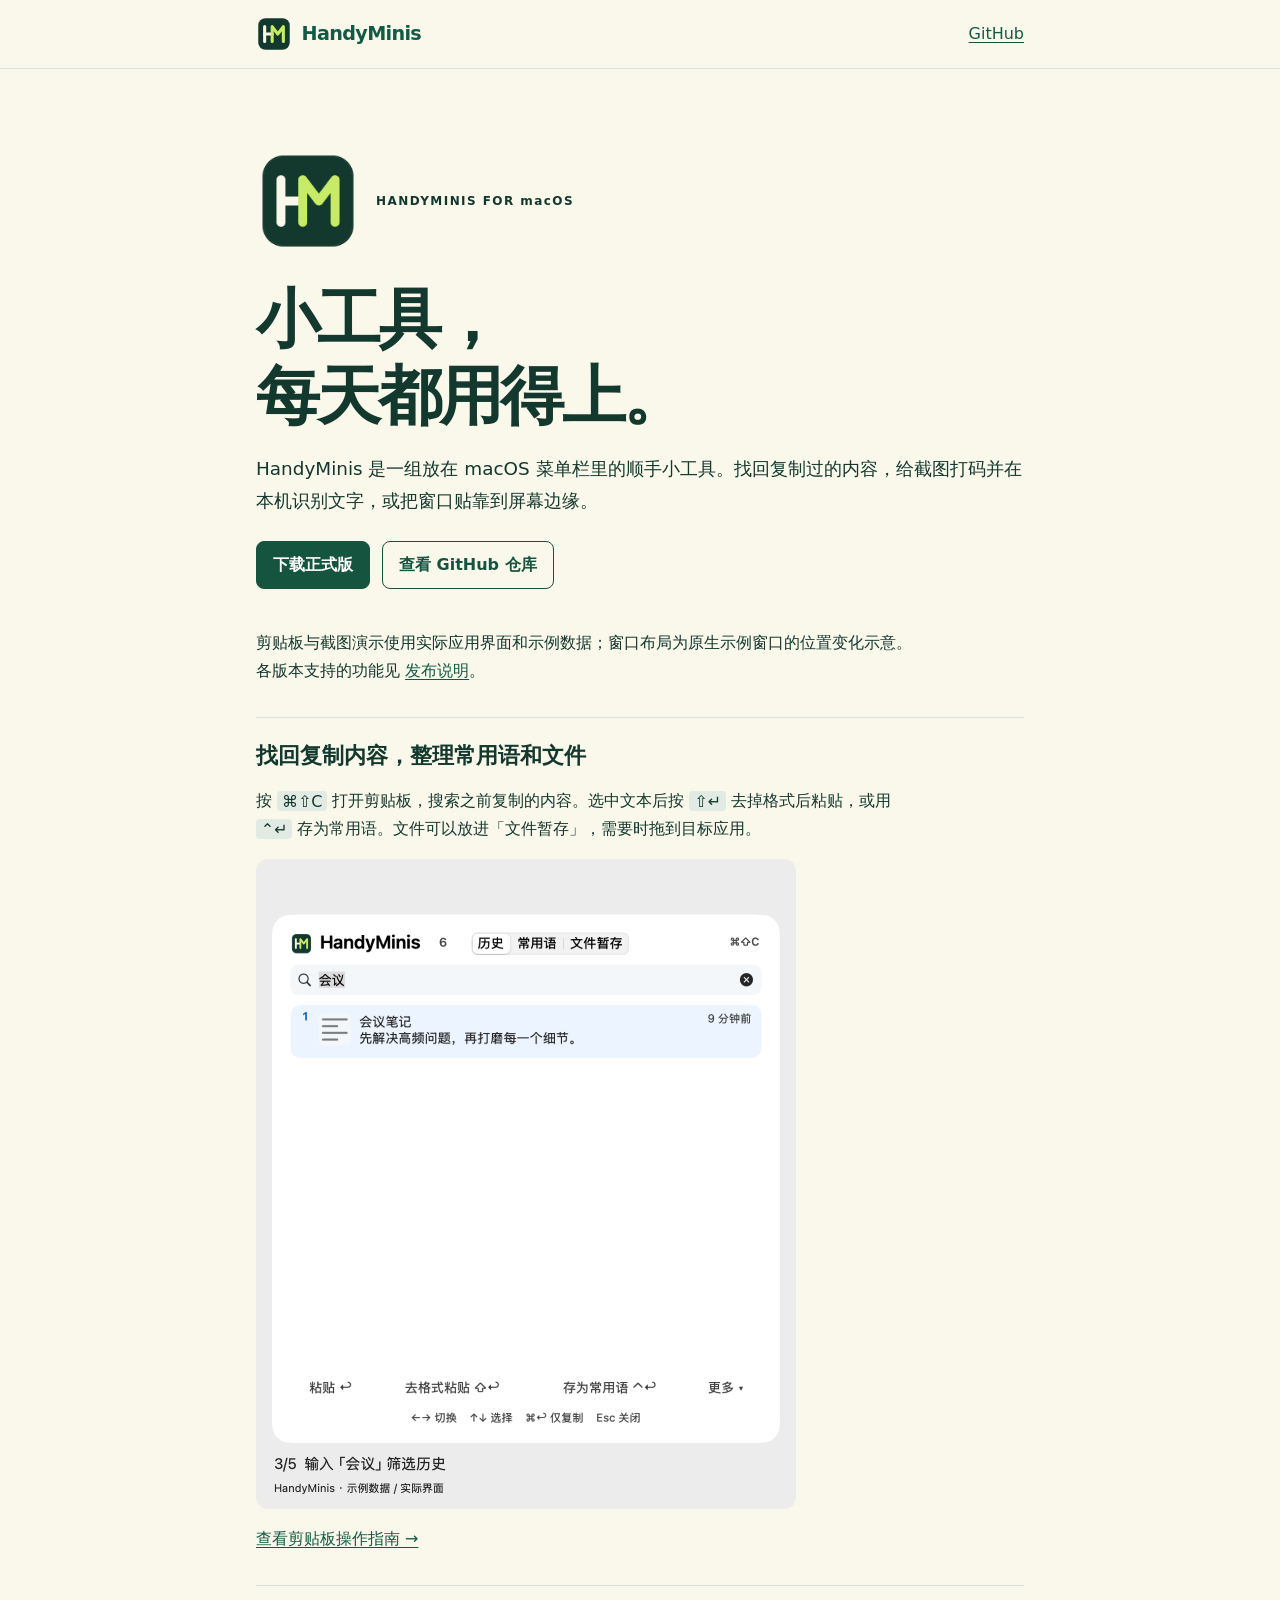
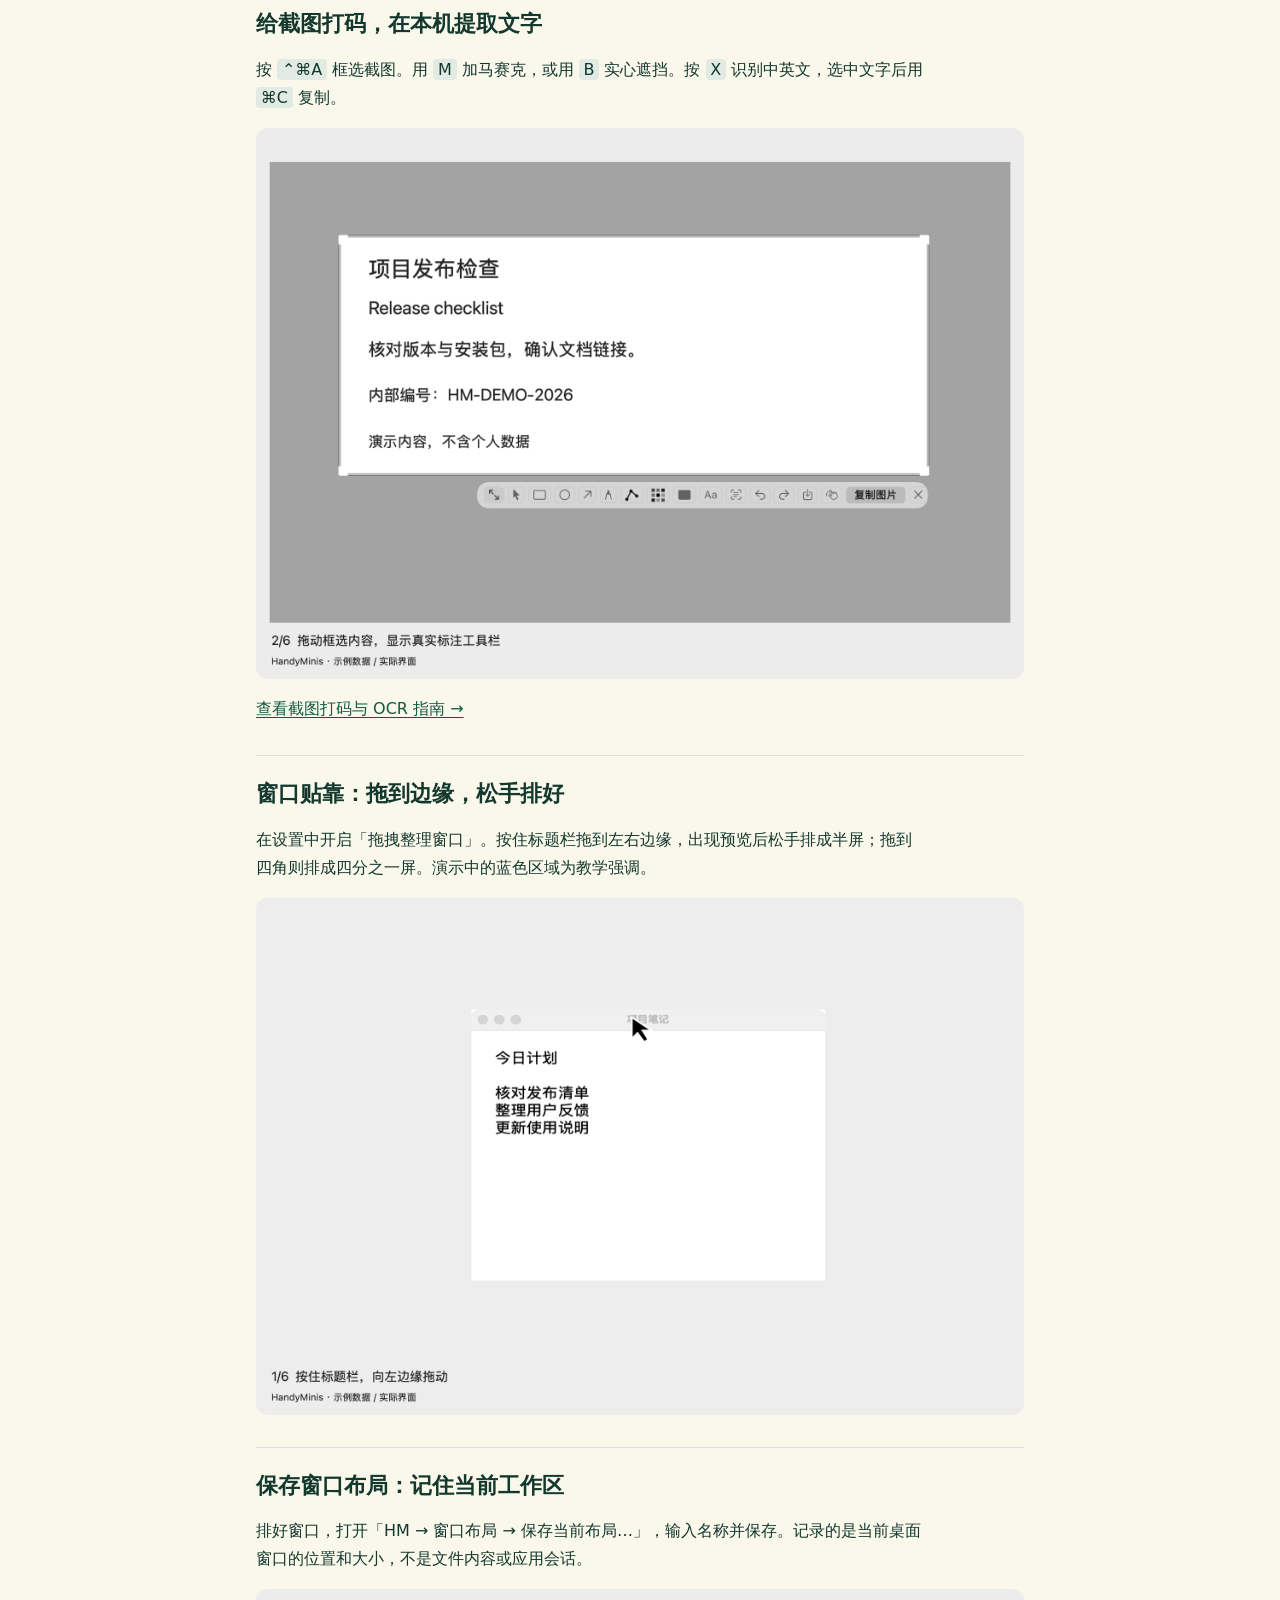
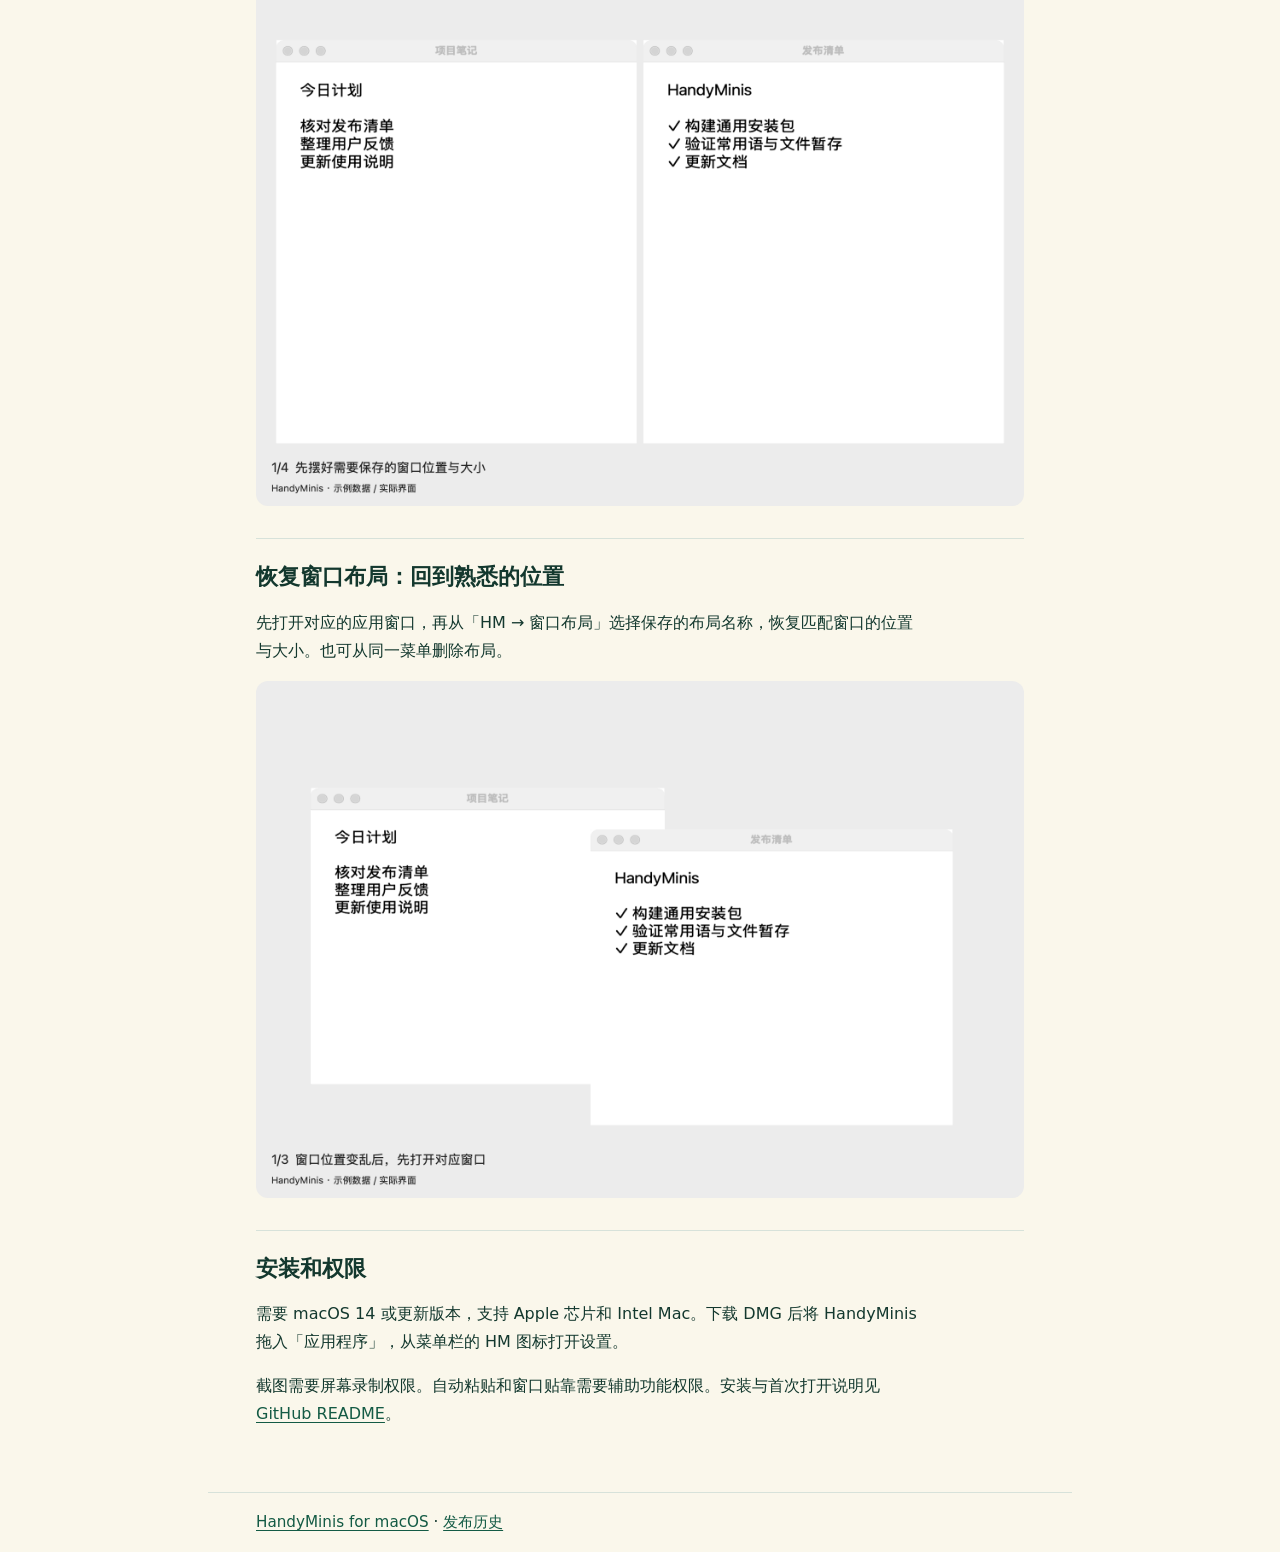
<file: docs/index.html>
<!doctype html>
<html lang="zh-CN">
<head>
  <meta charset="utf-8">
  <meta name="viewport" content="width=device-width, initial-scale=1">
  <title>HandyMinis for macOS｜截图 OCR、剪贴板历史与窗口贴靠</title>
  <meta name="description" content="HandyMinis 是一组放在 macOS 菜单栏里的顺手小工具。找回复制过的内容，给截图打码并在本机识别文字，或把窗口贴靠到屏幕边缘。">
  <link rel="canonical" href="https://ivehd.github.io/handy-minis/">
  <meta property="og:title" content="HandyMinis for macOS｜截图 OCR、剪贴板历史与窗口贴靠">
  <meta property="og:description" content="HandyMinis 是一组放在 macOS 菜单栏里的顺手小工具。找回复制过的内容，给截图打码并在本机识别文字，或把窗口贴靠到屏幕边缘。">
  <meta property="og:url" content="https://ivehd.github.io/handy-minis/">
  <link rel="icon" href="./assets/handy-minis.svg" type="image/svg+xml">
  <link rel="icon" href="./assets/favicon-32.png" sizes="32x32">
  <link rel="apple-touch-icon" href="./assets/apple-touch-icon.png">
  <meta name="theme-color" content="#13382e">
  <meta property="og:image" content="https://ivehd.github.io/handy-minis/assets/social-card.png">
  <meta property="og:image:alt" content="HandyMinis · 顺手小工具，共享笔画的 HM 图标">
  <meta name="twitter:card" content="summary_large_image">
  <link rel="stylesheet" href="./style.css">
</head>
<body>
  <header><nav aria-label="主导航">
    <a class="brand" href="./"><img src="./assets/handy-minis.svg" width="36" height="36" alt=""><span>HandyMinis</span></a>
    <a href="https://github.com/IveHD/handy-minis">GitHub</a>
  </nav></header>
  <main>
    <div class="hero-brand"><img src="./assets/app-icon.png" width="104" height="104" alt="HM 共享笔画图标"><p class="eyebrow">HANDYMINIS FOR macOS</p></div>
    <h1>小工具，<br>每天都用得上。</h1>
    <p class="intro">HandyMinis 是一组放在 macOS 菜单栏里的顺手小工具。找回复制过的内容，给截图打码并在本机识别文字，或把窗口贴靠到屏幕边缘。</p>
    <div class="actions">
      <a class="button" href="https://github.com/IveHD/handy-minis/releases/latest">下载正式版</a>
      <a class="button secondary" href="https://github.com/IveHD/handy-minis">查看 GitHub 仓库</a>
    </div>

    <p>剪贴板与截图演示使用实际应用界面和示例数据；窗口布局为原生示例窗口的位置变化示意。各版本支持的功能见 <a href="https://github.com/IveHD/handy-minis/releases">发布说明</a>。</p>

    <section>
      <h2>找回复制内容，整理常用语和文件</h2>
      <p>按 <kbd>⌘⇧C</kbd> 打开剪贴板，搜索之前复制的内容。选中文本后按 <kbd>⇧↵</kbd> 去掉格式后粘贴，或用 <kbd>⌃↵</kbd> 存为常用语。文件可以放进「文件暂存」，需要时拖到目标应用。</p>
      <img src="demos/clipboard-workflow.gif" width="540" height="650" alt="剪贴板操作示意，依次展示历史、常用语和文件暂存三个分区">
      <p><a href="guides/mac-clipboard-history/">查看剪贴板操作指南 →</a></p>
    </section>
    <section>
      <h2>给截图打码，在本机提取文字</h2>
      <p>按 <kbd>⌃⌘A</kbd> 框选截图。用 <kbd>M</kbd> 加马赛克，或用 <kbd>B</kbd> 实心遮挡。按 <kbd>X</kbd> 识别中英文，选中文字后用 <kbd>⌘C</kbd> 复制。</p>
      <img src="demos/screenshot-ocr.gif" width="900" height="646" alt="HandyMinis 截图工具栏演示，框选后遮挡敏感内容，再选择并复制 OCR 文字" loading="lazy">
      <p><a href="guides/mac-screenshot-ocr/">查看截图打码与 OCR 指南 →</a></p>
    </section>
    <section>
      <h2>窗口贴靠：拖到边缘，松手排好</h2>
      <p>在设置中开启「拖拽整理窗口」。按住标题栏拖到左右边缘，出现预览后松手排成半屏；拖到四角则排成四分之一屏。演示中的蓝色区域为教学强调。</p>
      <img src="demos/window-tiling.gif" width="900" height="606" alt="拖动标题栏到左边缘预览并贴靠半屏，再拖到左上角贴靠四分之一屏" loading="lazy">
    </section>
    <section>
      <h2>保存窗口布局：记住当前工作区</h2>
      <p>排好窗口，打开「HM → 窗口布局 → 保存当前布局…」，输入名称并保存。记录的是当前桌面窗口的位置和大小，不是文件内容或应用会话。</p>
      <img src="demos/window-save-layout.gif" width="900" height="606" alt="保存布局入口、名称输入和保存结果" loading="lazy">
    </section>
    <section>
      <h2>恢复窗口布局：回到熟悉的位置</h2>
      <p>先打开对应的应用窗口，再从「HM → 窗口布局」选择保存的布局名称，恢复匹配窗口的位置与大小。也可从同一菜单删除布局。</p>
      <img src="demos/window-restore-layout.gif" width="900" height="606" alt="从散乱窗口选择已保存布局，恢复并排工作区" loading="lazy">
    </section>
    <section>
      <h2>安装和权限</h2>
      <p>需要 macOS 14 或更新版本，支持 Apple 芯片和 Intel Mac。下载 DMG 后将 HandyMinis 拖入「应用程序」，从菜单栏的 HM 图标打开设置。</p>
      <p>截图需要屏幕录制权限。自动粘贴和窗口贴靠需要辅助功能权限。安装与首次打开说明见 <a href="https://github.com/IveHD/handy-minis#安装">GitHub README</a>。</p>
    </section>

  </main>
  <footer><a href="./">HandyMinis for macOS</a> · <a href="https://github.com/IveHD/handy-minis/releases">发布历史</a></footer>
</body>
</html>
</file>
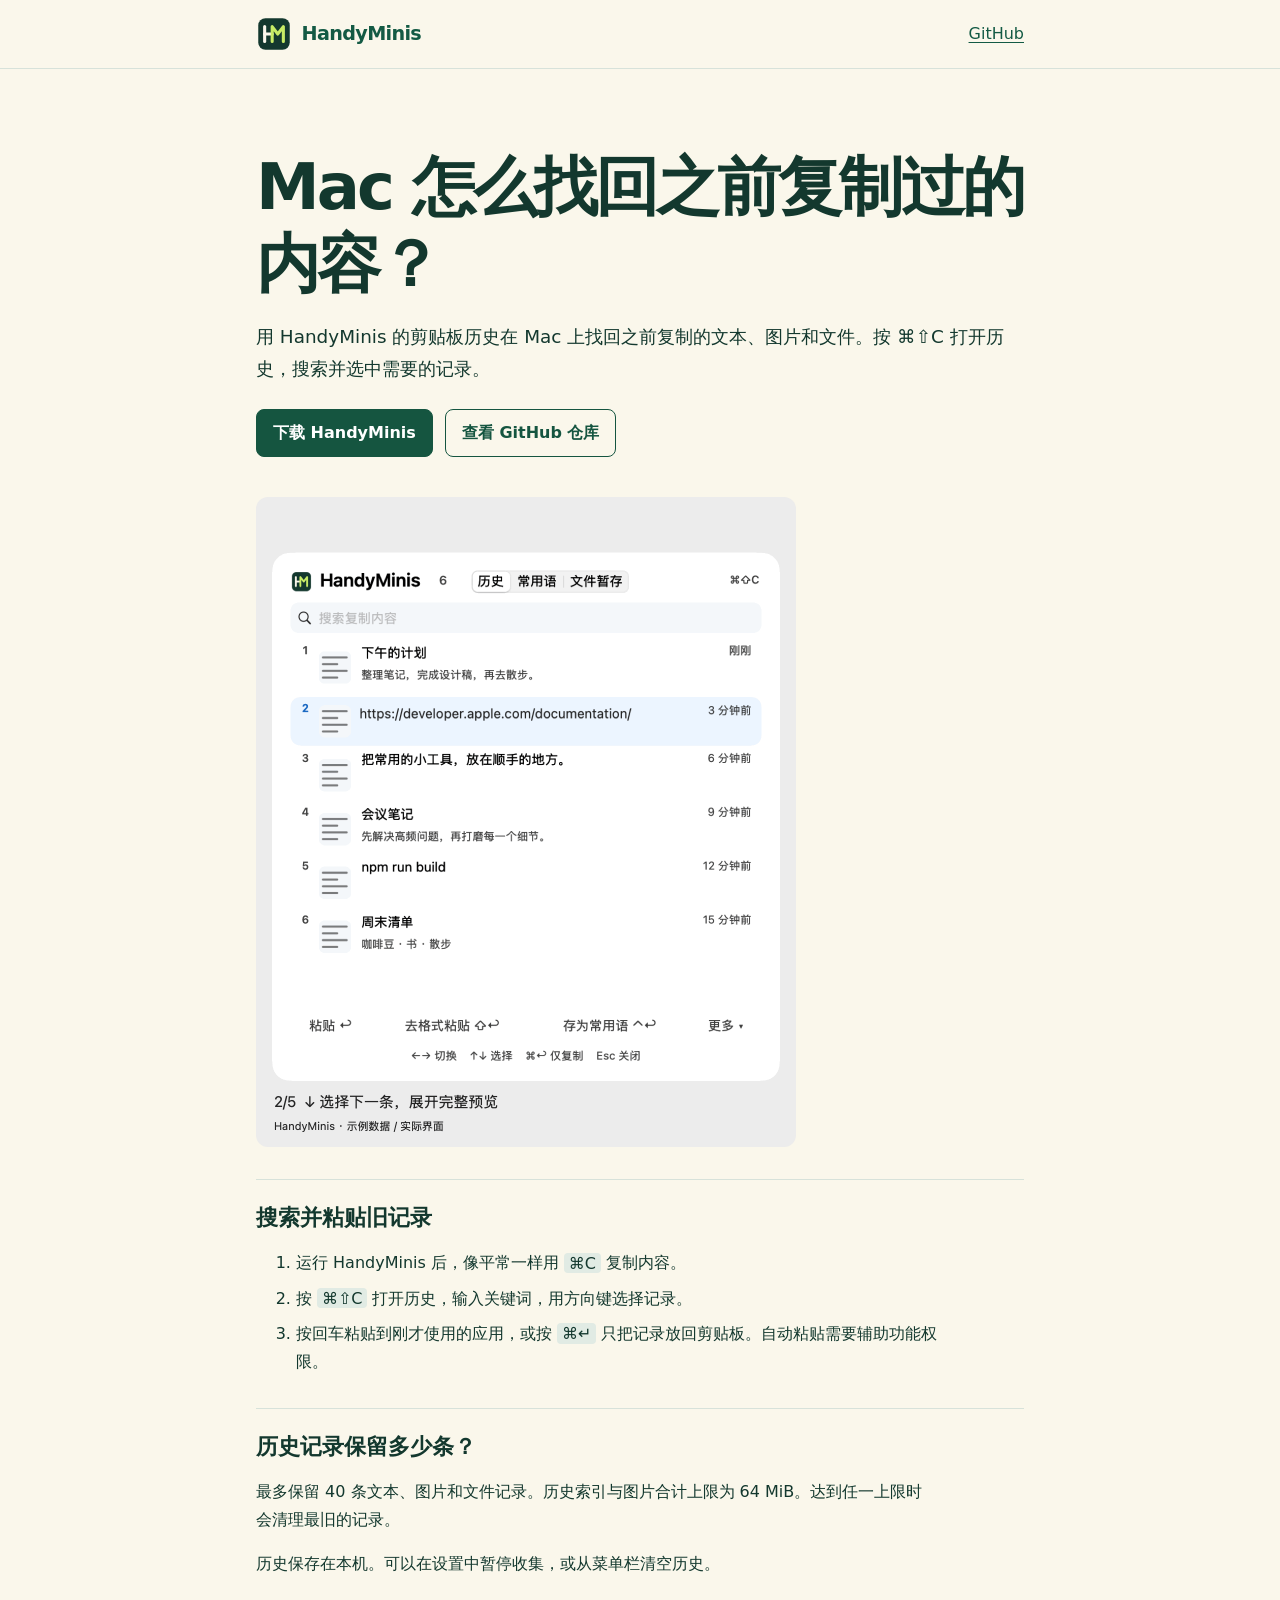
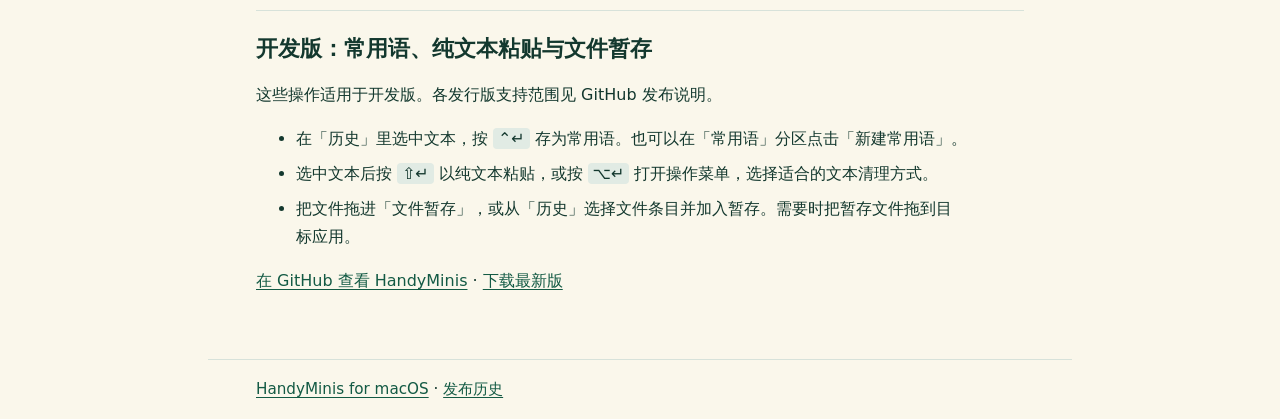
<file: docs/guides/mac-clipboard-history/index.html>
<!doctype html>
<html lang="zh-CN">
<head>
  <meta charset="utf-8">
  <meta name="viewport" content="width=device-width, initial-scale=1">
  <title>Mac 怎么找回之前复制过的内容？｜HandyMinis 操作指南</title>
  <meta name="description" content="用 HandyMinis 的剪贴板历史在 Mac 上找回之前复制的文本、图片和文件。按 ⌘⇧C 打开历史，搜索并选中需要的记录。">
  <link rel="canonical" href="https://ivehd.github.io/handy-minis/guides/mac-clipboard-history/">
  <meta property="og:title" content="Mac 怎么找回之前复制过的内容？｜HandyMinis 操作指南">
  <meta property="og:description" content="用 HandyMinis 的剪贴板历史在 Mac 上找回之前复制的文本、图片和文件。按 ⌘⇧C 打开历史，搜索并选中需要的记录。">
  <meta property="og:url" content="https://ivehd.github.io/handy-minis/guides/mac-clipboard-history/">
  <link rel="icon" href="../../assets/handy-minis.svg" type="image/svg+xml">
  <link rel="icon" href="../../assets/favicon-32.png" sizes="32x32">
  <link rel="apple-touch-icon" href="../../assets/apple-touch-icon.png">
  <meta name="theme-color" content="#13382e">
  <meta property="og:image" content="https://ivehd.github.io/handy-minis/assets/social-card.png">
  <meta property="og:image:alt" content="HandyMinis · 顺手小工具，共享笔画的 HM 图标">
  <meta name="twitter:card" content="summary_large_image">
  <link rel="stylesheet" href="../../style.css">
</head>
<body>
  <header><nav aria-label="主导航">
    <a class="brand" href="../../"><img src="../../assets/handy-minis.svg" width="36" height="36" alt=""><span>HandyMinis</span></a>
    <a href="https://github.com/IveHD/handy-minis">GitHub</a>
  </nav></header>
  <main>
    <h1>Mac 怎么找回之前复制过的内容？</h1>
    <p class="intro">用 HandyMinis 的剪贴板历史在 Mac 上找回之前复制的文本、图片和文件。按 ⌘⇧C 打开历史，搜索并选中需要的记录。</p>
    <div class="actions">
      <a class="button" href="https://github.com/IveHD/handy-minis/releases/latest">下载 HandyMinis</a>
      <a class="button secondary" href="https://github.com/IveHD/handy-minis">查看 GitHub 仓库</a>
    </div>

    <img src="../../demos/clipboard-workflow.gif" width="540" height="650" alt="剪贴板操作示意，展示历史、常用语和文件暂存三个分区">
    <section>
      <h2>搜索并粘贴旧记录</h2>
      <ol>
        <li>运行 HandyMinis 后，像平常一样用 <kbd>⌘C</kbd> 复制内容。</li>
        <li>按 <kbd>⌘⇧C</kbd> 打开历史，输入关键词，用方向键选择记录。</li>
        <li>按回车粘贴到刚才使用的应用，或按 <kbd>⌘↵</kbd> 只把记录放回剪贴板。自动粘贴需要辅助功能权限。</li>
      </ol>
    </section>
    <section>
      <h2>历史记录保留多少条？</h2>
      <p>最多保留 40 条文本、图片和文件记录。历史索引与图片合计上限为 64 MiB。达到任一上限时会清理最旧的记录。</p>
      <p>历史保存在本机。可以在设置中暂停收集，或从菜单栏清空历史。</p>
    </section>
    <section>
      <h2>开发版：常用语、纯文本粘贴与文件暂存</h2>
      <p>这些操作适用于开发版。各发行版支持范围见 GitHub 发布说明。</p>
      <ul>
        <li>在「历史」里选中文本，按 <kbd>⌃↵</kbd> 存为常用语。也可以在「常用语」分区点击「新建常用语」。</li>
        <li>选中文本后按 <kbd>⇧↵</kbd> 以纯文本粘贴，或按 <kbd>⌥↵</kbd> 打开操作菜单，选择适合的文本清理方式。</li>
        <li>把文件拖进「文件暂存」，或从「历史」选择文件条目并加入暂存。需要时把暂存文件拖到目标应用。</li>
      </ul>
    </section>
    <p><a href="https://github.com/IveHD/handy-minis">在 GitHub 查看 HandyMinis</a> · <a href="https://github.com/IveHD/handy-minis/releases/latest">下载最新版</a></p>

  </main>
  <footer><a href="../../">HandyMinis for macOS</a> · <a href="https://github.com/IveHD/handy-minis/releases">发布历史</a></footer>
</body>
</html>
</file>
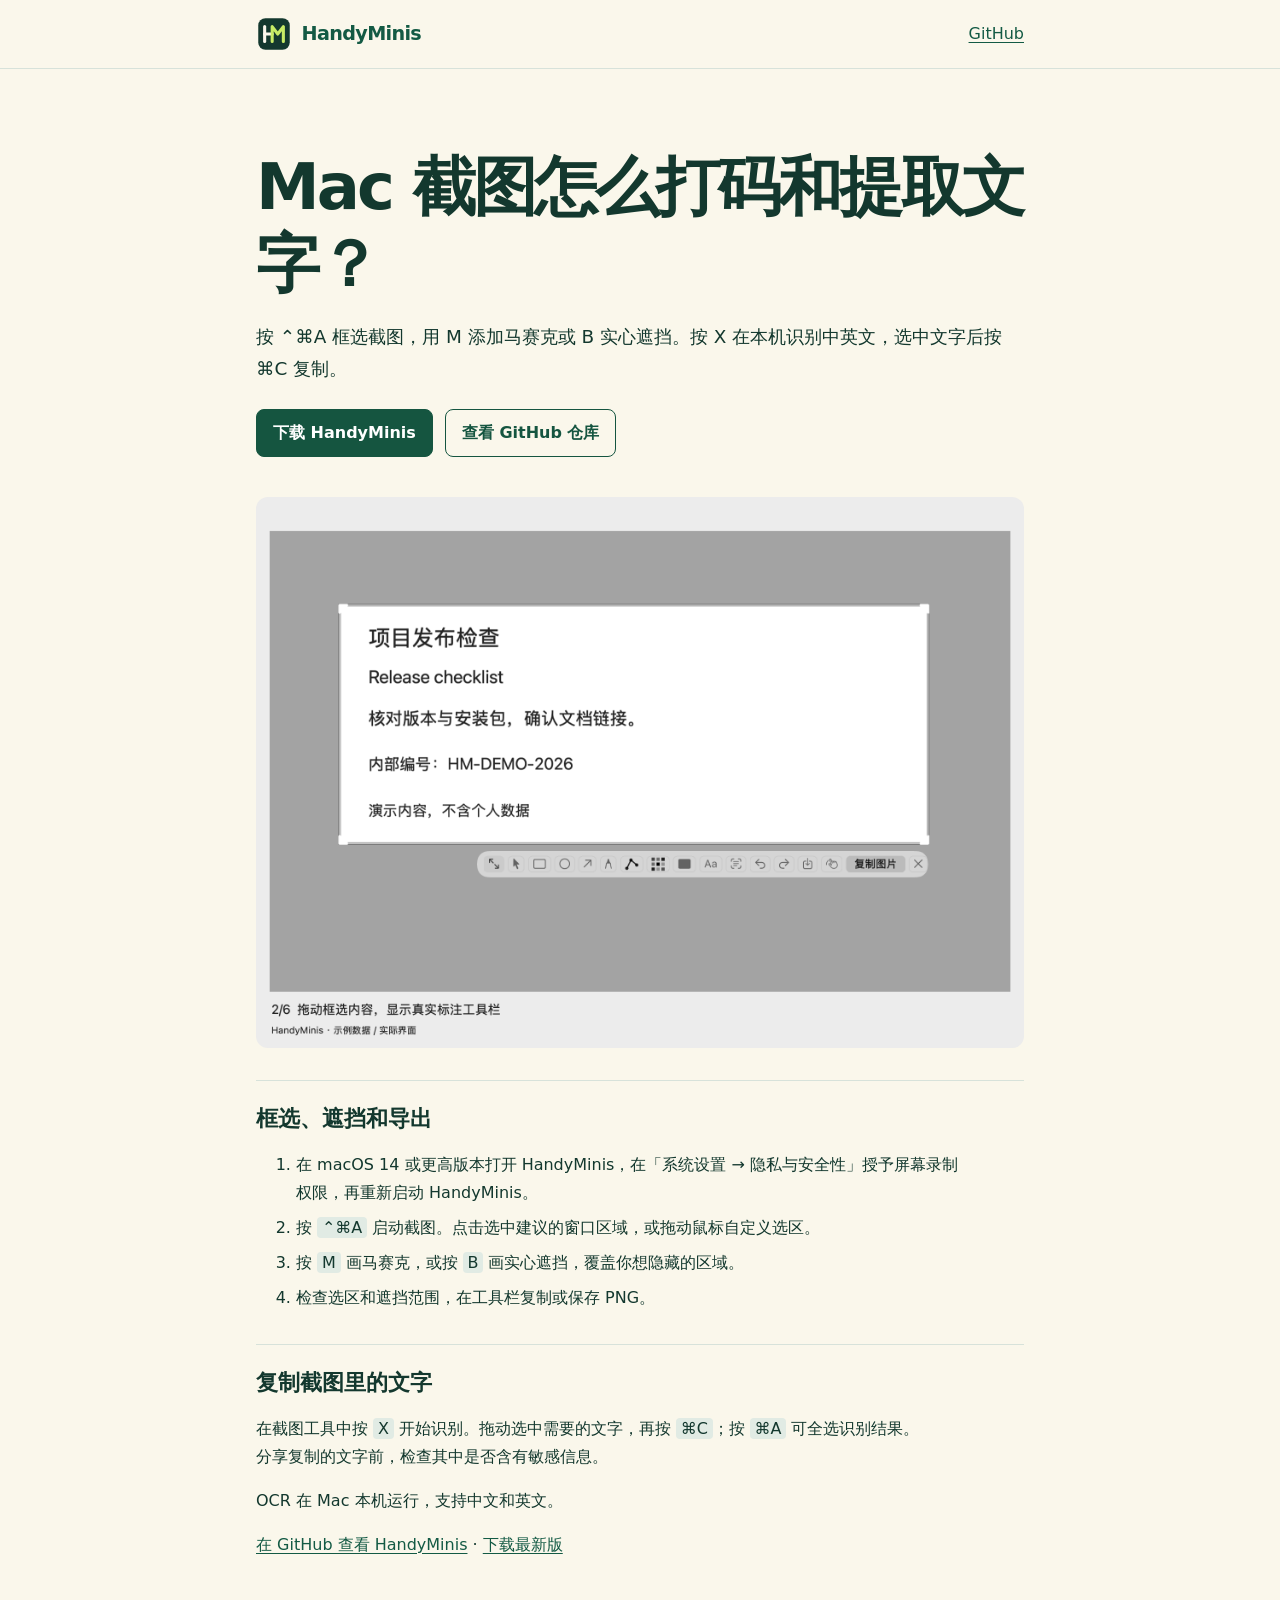
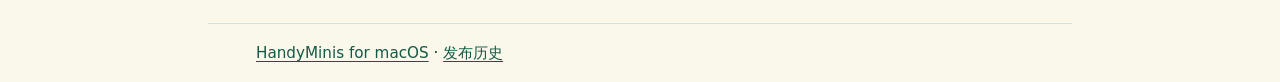
<file: docs/guides/mac-screenshot-ocr/index.html>
<!doctype html>
<html lang="zh-CN">
<head>
  <meta charset="utf-8">
  <meta name="viewport" content="width=device-width, initial-scale=1">
  <title>Mac 截图怎么打码和提取文字？｜HandyMinis 操作指南</title>
  <meta name="description" content="按 ⌃⌘A 框选截图，用 M 添加马赛克或 B 实心遮挡。按 X 在本机识别中英文，选中文字后按 ⌘C 复制。">
  <link rel="canonical" href="https://ivehd.github.io/handy-minis/guides/mac-screenshot-ocr/">
  <meta property="og:title" content="Mac 截图怎么打码和提取文字？｜HandyMinis 操作指南">
  <meta property="og:description" content="按 ⌃⌘A 框选截图，用 M 添加马赛克或 B 实心遮挡。按 X 在本机识别中英文，选中文字后按 ⌘C 复制。">
  <meta property="og:url" content="https://ivehd.github.io/handy-minis/guides/mac-screenshot-ocr/">
  <link rel="icon" href="../../assets/handy-minis.svg" type="image/svg+xml">
  <link rel="icon" href="../../assets/favicon-32.png" sizes="32x32">
  <link rel="apple-touch-icon" href="../../assets/apple-touch-icon.png">
  <meta name="theme-color" content="#13382e">
  <meta property="og:image" content="https://ivehd.github.io/handy-minis/assets/social-card.png">
  <meta property="og:image:alt" content="HandyMinis · 顺手小工具，共享笔画的 HM 图标">
  <meta name="twitter:card" content="summary_large_image">
  <link rel="stylesheet" href="../../style.css">
</head>
<body>
  <header><nav aria-label="主导航">
    <a class="brand" href="../../"><img src="../../assets/handy-minis.svg" width="36" height="36" alt=""><span>HandyMinis</span></a>
    <a href="https://github.com/IveHD/handy-minis">GitHub</a>
  </nav></header>
  <main>
    <h1>Mac 截图怎么打码和提取文字？</h1>
    <p class="intro">按 ⌃⌘A 框选截图，用 M 添加马赛克或 B 实心遮挡。按 X 在本机识别中英文，选中文字后按 ⌘C 复制。</p>
    <div class="actions">
      <a class="button" href="https://github.com/IveHD/handy-minis/releases/latest">下载 HandyMinis</a>
      <a class="button secondary" href="https://github.com/IveHD/handy-minis">查看 GitHub 仓库</a>
    </div>

    <img src="../../demos/screenshot-ocr.gif" width="900" height="646" alt="HandyMinis 截图工具栏演示，框选、添加遮挡并复制选中的 OCR 文字">
    <section>
      <h2>框选、遮挡和导出</h2>
      <ol>
        <li>在 macOS 14 或更高版本打开 HandyMinis，在「系统设置 → 隐私与安全性」授予屏幕录制权限，再重新启动 HandyMinis。</li>
        <li>按 <kbd>⌃⌘A</kbd> 启动截图。点击选中建议的窗口区域，或拖动鼠标自定义选区。</li>
        <li>按 <kbd>M</kbd> 画马赛克，或按 <kbd>B</kbd> 画实心遮挡，覆盖你想隐藏的区域。</li>
        <li>检查选区和遮挡范围，在工具栏复制或保存 PNG。</li>
      </ol>
    </section>
    <section>
      <h2>复制截图里的文字</h2>
      <p>在截图工具中按 <kbd>X</kbd> 开始识别。拖动选中需要的文字，再按 <kbd>⌘C</kbd>；按 <kbd>⌘A</kbd> 可全选识别结果。分享复制的文字前，检查其中是否含有敏感信息。</p>
      <p>OCR 在 Mac 本机运行，支持中文和英文。</p>
    </section>
    <p><a href="https://github.com/IveHD/handy-minis">在 GitHub 查看 HandyMinis</a> · <a href="https://github.com/IveHD/handy-minis/releases/latest">下载最新版</a></p>

  </main>
  <footer><a href="../../">HandyMinis for macOS</a> · <a href="https://github.com/IveHD/handy-minis/releases">发布历史</a></footer>
</body>
</html>
</file>
<file: docs/style.css>
:root {
  color-scheme: light;
  font-family: "Instrument Sans", "PingFang SC", system-ui, sans-serif;
  background: #faf7eb;
  color: #13382e;
  line-height: 1.75;
}

body { margin: 0; }
header { border-bottom: 1px solid #d7e2da; }

nav, main, footer {
  max-width: 48rem;
  margin: 0 auto;
  padding: 1rem clamp(1rem, 5vw, 3rem);
}

nav { display: flex; align-items: center; justify-content: space-between; }
.brand { font-weight: 750; font-size: 1.2rem; text-decoration: none; }
main { padding-block: clamp(2rem, 7vw, 5rem) 3rem; }
h1, h2 { line-height: 1.2; }
h1 { font-size: clamp(2rem, 7vw, 4rem); margin: 0 0 1rem; }
h2 { font-size: 1.4rem; margin-top: 0; }
p, li { max-width: 66ch; }
.intro { font-size: 1.15rem; }
a { color: #135a44; text-underline-offset: .2em; }

.actions {
  display: flex;
  flex-wrap: wrap;
  gap: .75rem;
  margin: 1.5rem 0 2.5rem;
}

.button {
  display: inline-block;
  padding: .55rem 1rem;
  border: 1px solid #155540;
  border-radius: .5rem;
  background: #155540;
  color: white;
  text-decoration: none;
  font-weight: 650;
}

.button.secondary { color: #155540; background: transparent; }
.button:hover, a:hover { text-decoration: underline; }
section { border-top: 1px solid #d7e2da; padding-top: 1.5rem; margin-top: 2rem; }
img { display: block; max-width: 100%; height: auto; border-radius: .75rem; }
li + li { margin-top: .45rem; }
kbd { font-family: system-ui, sans-serif; padding: .05em .3em; background: #e1ebe4; border-radius: .25em; }
footer { border-top: 1px solid #d7e2da; font-size: .95rem; }

.brand { display: inline-flex; align-items: center; gap: .6rem; letter-spacing: -.035em; }
.brand img { flex-shrink: 0; border-radius: 0; }
.hero-brand { display: flex; align-items: center; gap: 1rem; margin-bottom: 1.75rem; }
.hero-brand img { border-radius: 0; }
.eyebrow { font-size: .75rem; font-weight: 750; letter-spacing: .12em; }
h1 { letter-spacing: -.045em; }
a:focus-visible { outline: 3px solid #769c22; outline-offset: 5px; }
@media (max-width: 420px) { .hero-brand { gap: .5rem; } .hero-brand img { width: 80px; } }
</file>
